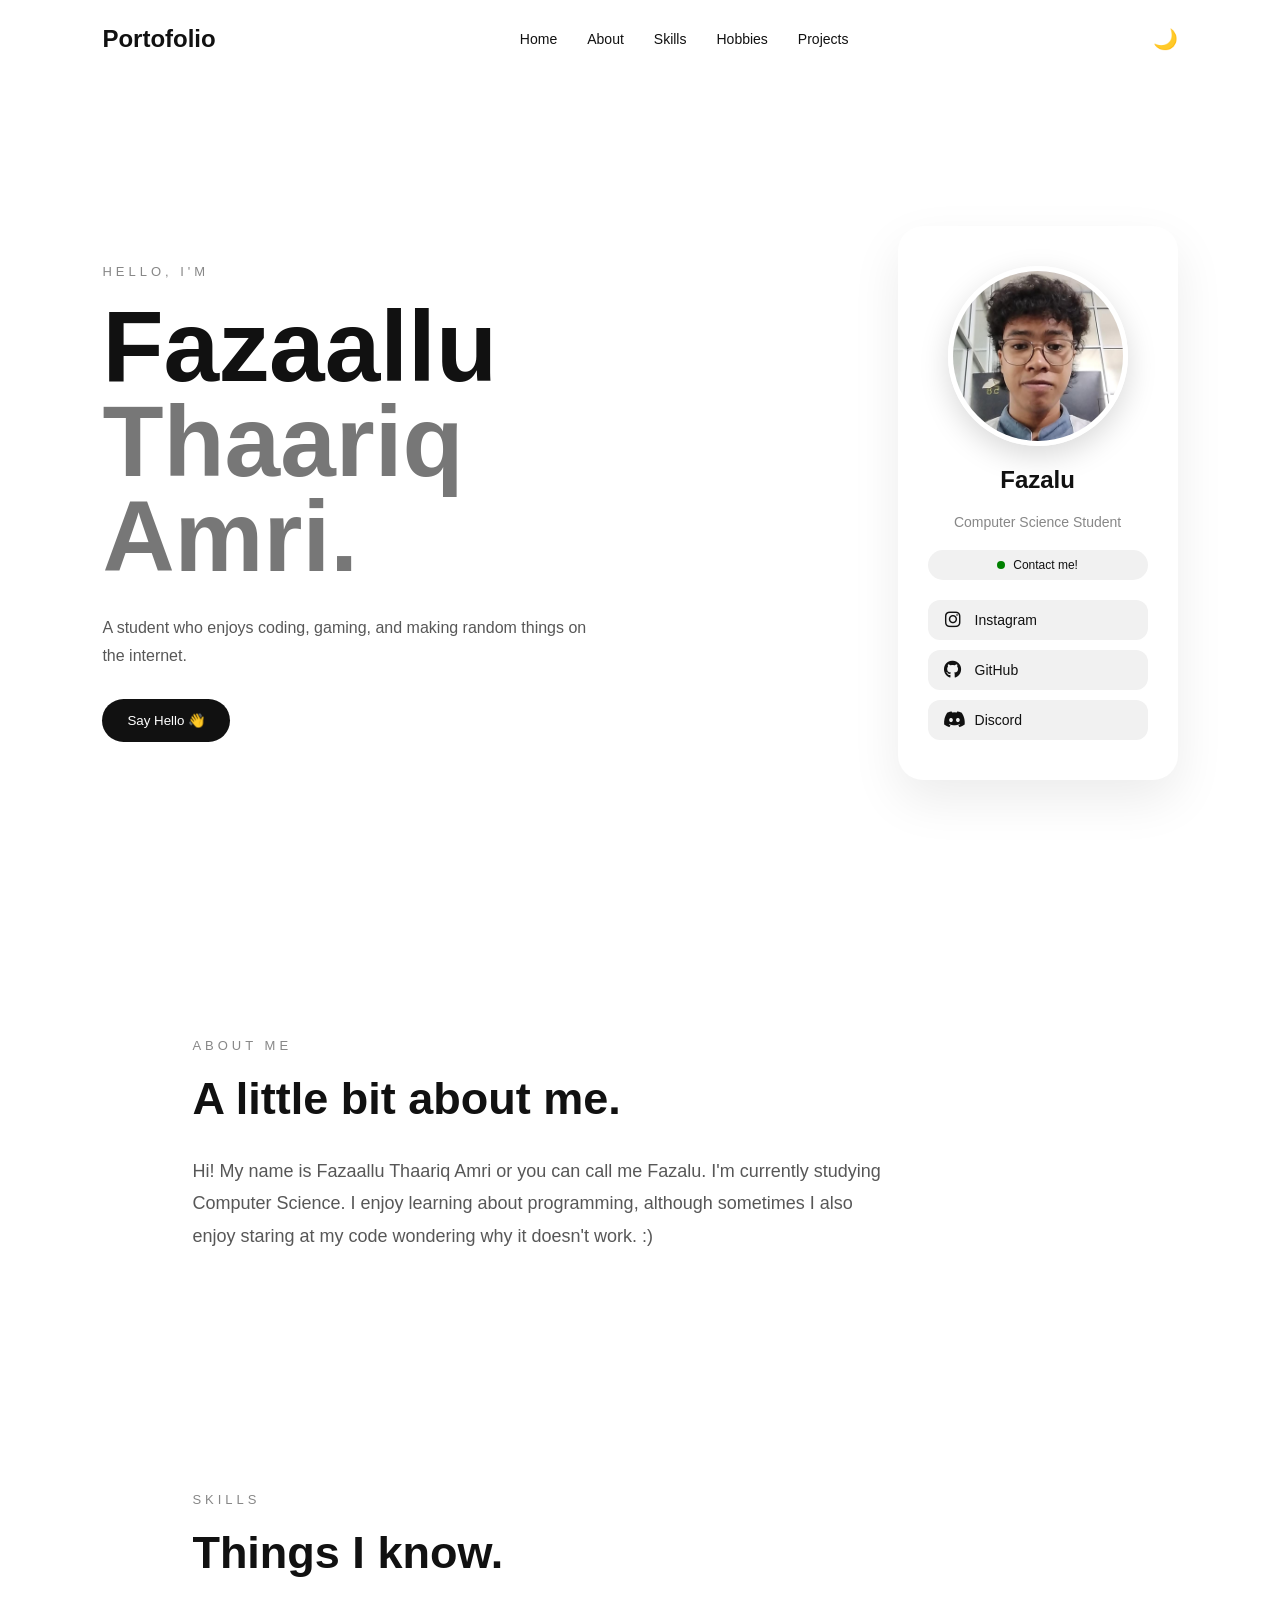
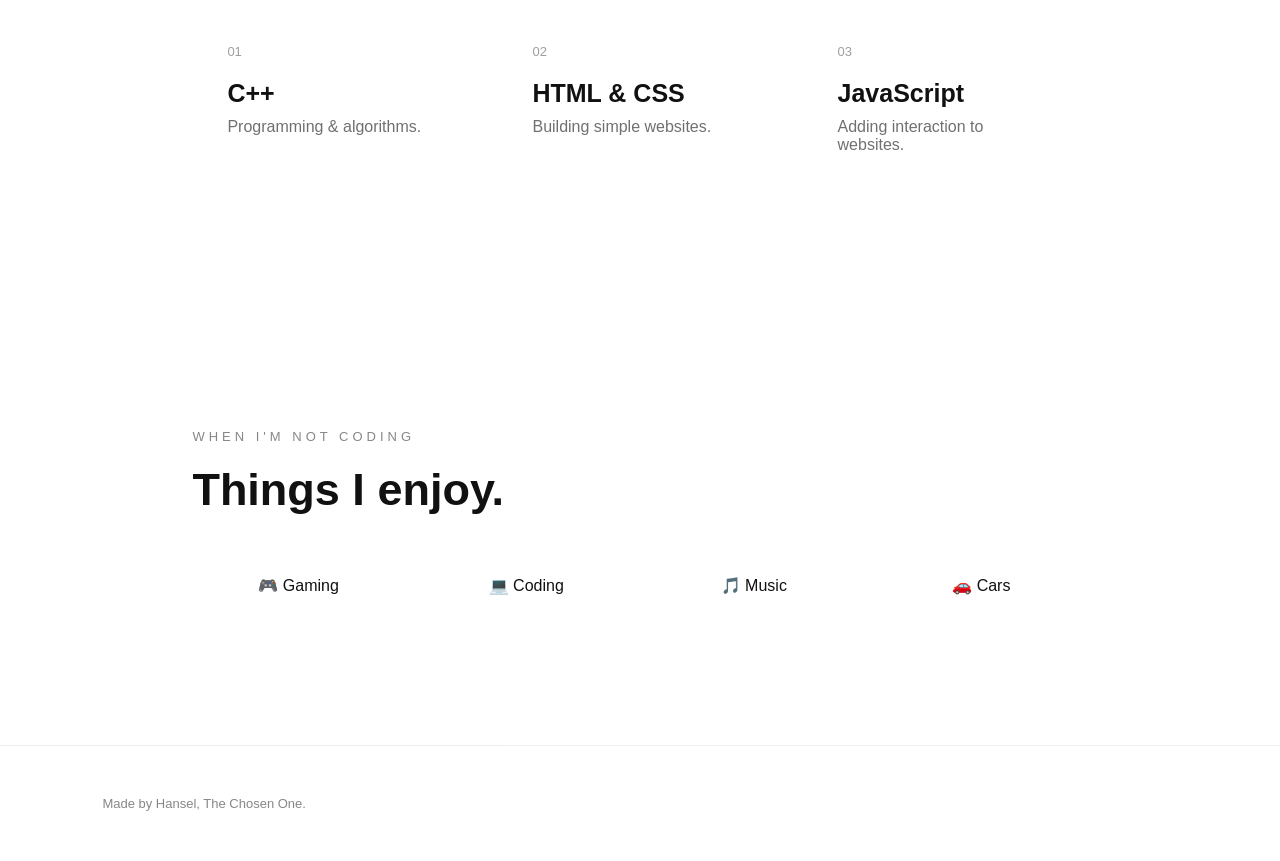
<file: index.html>
<<!DOCTYPE html>
<html lang="en">
<head>
    <meta charset="UTF-8">
    <meta name="viewport" content="width=device-width, initial-scale=1.0">
    <title>Fazalu | Personal Profile</title>

    <link rel="stylesheet" href="style.css">

    <link rel="stylesheet" href="https://cdnjs.cloudflare.com/ajax/libs/font-awesome/6.5.2/css/all.min.css">
</head>
<body>

    <nav>
        <h2>Portofolio</h2>

        <div class="nav-links">
            <a href="#home">Home</a>
            <a href="#about">About</a>
            <a href="#skills">Skills</a>
            <a href="#hobbies">Hobbies</a>
            <a href="projects.html">Projects</a>
        </div>

        <button id="themeButton">🌙</button>
    </nav>


    <section id="home" class="hero">

        <div class="hero-text">
            <p class="small-text">HELLO, I'M</p>

            <h1>Fazaallu<br>
                <span>Thaariq Amri.</span>
            </h1>

            <p>
                A student who enjoys coding, gaming,
                and making random things on the internet.
            </p>

            <button class="hello-button" onclick="sayHello()">
                Say Hello 👋
            </button>
        </div>

        <div class="profile-card">
            <div class="avatar">
                <img src = "fotoku.jpeg" alt="Foto saya" class = "profile-photo">
            </div>

            <h3>Fazalu</h3>
            <p>Computer Science Student</p>

            <div class="status">
                <span></span> Contact me!
            </div>

            <div class="social-links">
                <a href="https://instagram.com/fzluthriq" target="_blank">
                    <i class="fa-brands fa-instagram"></i>
                    <span>Instagram</span>
                </a>

                <a href="https://github.com/FazaalluThaariqAmri" target="_blank">
                    <i class="fa-brands fa-github"></i>
                    <span>GitHub</span>
                </a>

                <a href="https://discord.com/users/shouldbehansel" target="_blank">
                    <i class="fa-brands fa-discord"></i>
                    <span>Discord</span>
                </a>
            </div>

    </section>


    <section id="about" class="section">

        <p class="small-text">ABOUT ME</p>
        <h2>A little bit about me.</h2>

        <p class="description">
            Hi! My name is Fazaallu Thaariq Amri or you can call me Fazalu. I'm currently studying Computer Science.
            I enjoy learning about programming,
            although sometimes I also enjoy staring at my code
            wondering why it doesn't work. :)
        </p>

    </section>


    <section id="skills" class="section">

        <p class="small-text">SKILLS</p>
        <h2>Things I know.</h2>

        <div class="cards">

            <div class="card">
                <span>01</span>
                <h3>C++</h3>
                <p>Programming & algorithms.</p>
            </div>

            <div class="card">
                <span>02</span>
                <h3>HTML & CSS</h3>
                <p>Building simple websites.</p>
            </div>

            <div class="card">
                <span>03</span>
                <h3>JavaScript</h3>
                <p>Adding interaction to websites.</p>
            </div>

        </div>

    </section>


    <section id="hobbies" class="section">

        <p class="small-text">WHEN I'M NOT CODING</p>
        <h2>Things I enjoy.</h2>

        <div class="hobbies">

            <div>🎮 Gaming</div>
            <div>💻 Coding</div>
            <div>🎵 Music</div>
            <div>🚗 Cars</div>

        </div>

    </section>


    <footer>
        <p>Made by Hansel, The Chosen One.</p>
    </footer>


    <script src="script.js"></script>

</body>
</html>
</file>
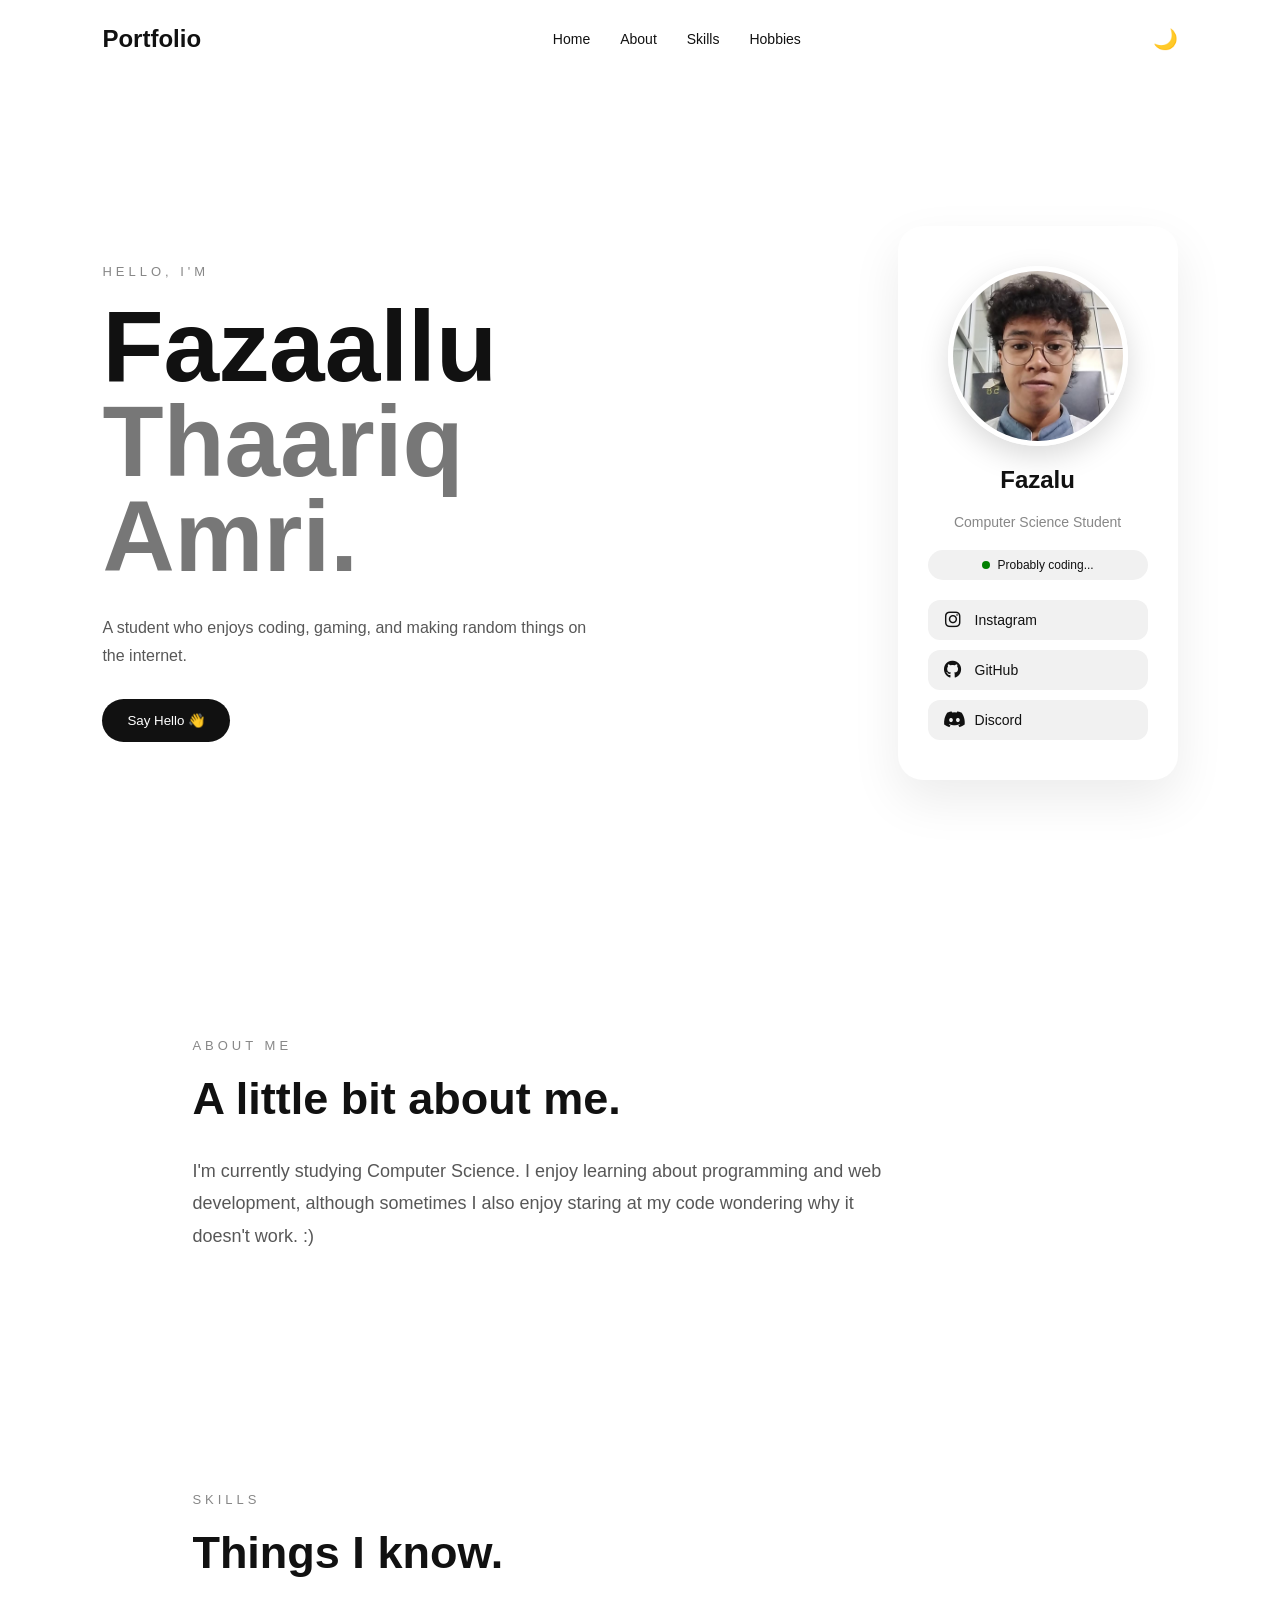
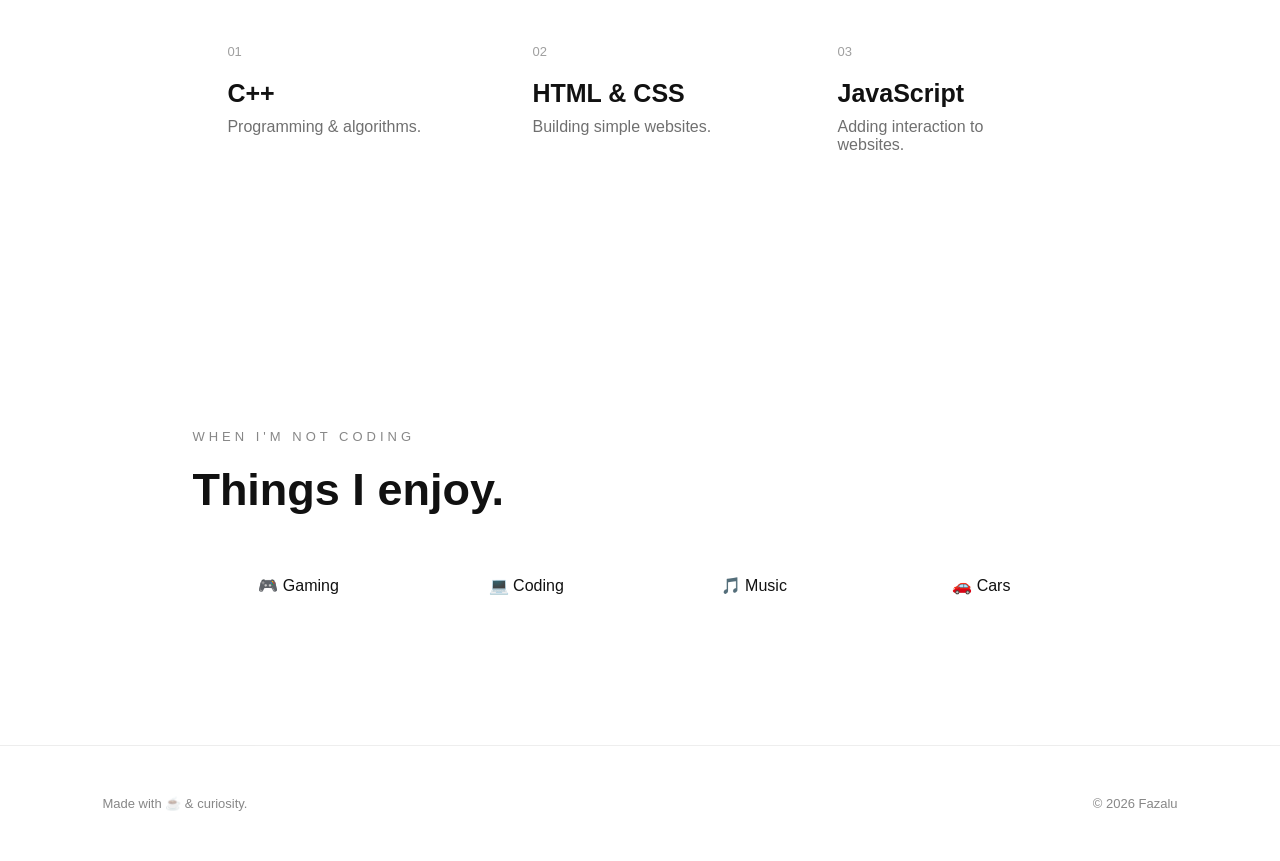
<file: kocak.html>
<<!DOCTYPE html>
<html lang="en">
<head>
    <meta charset="UTF-8">
    <meta name="viewport" content="width=device-width, initial-scale=1.0">
    <title>Fazalu | Personal Profile</title>

    <link rel="stylesheet" href="style.css">

    <link rel="stylesheet" href="https://cdnjs.cloudflare.com/ajax/libs/font-awesome/6.5.2/css/all.min.css">
</head>
<body>

    <nav>
        <h2>Portfolio</h2>

        <div class="nav-links">
            <a href="#home">Home</a>
            <a href="#about">About</a>
            <a href="#skills">Skills</a>
            <a href="#hobbies">Hobbies</a>
        </div>

        <button id="themeButton">🌙</button>
    </nav>


    <section id="home" class="hero">

        <div class="hero-text">
            <p class="small-text">HELLO, I'M</p>

            <h1>Fazaallu<br>
                <span>Thaariq Amri.</span>
            </h1>

            <p>
                A student who enjoys coding, gaming,
                and making random things on the internet.
            </p>

            <button class="hello-button" onclick="sayHello()">
                Say Hello 👋
            </button>
        </div>

        <div class="profile-card">
            <div class="avatar">
                <img src = "fotoku.jpeg" alt="Foto saya" class = "profile-photo">
            </div>

            <h3>Fazalu</h3>
            <p>Computer Science Student</p>

            <div class="status">
                <span></span> Probably coding...
            </div>

            <div class="social-links">
                <a href="https://instagram.com/fzluthriq" target="_blank">
                    <i class="fa-brands fa-instagram"></i>
                    <span>Instagram</span>
                </a>

                <a href="https://github.com/FazaalluThaariqAmri" target="_blank">
                    <i class="fa-brands fa-github"></i>
                    <span>GitHub</span>
                </a>

                <a href="https://discord.com/users/shouldbehansel" target="_blank">
                    <i class="fa-brands fa-discord"></i>
                    <span>Discord</span>
                </a>
            </div>

    </section>


    <section id="about" class="section">

        <p class="small-text">ABOUT ME</p>
        <h2>A little bit about me.</h2>

        <p class="description">
            I'm currently studying Computer Science.
            I enjoy learning about programming and web development,
            although sometimes I also enjoy staring at my code
            wondering why it doesn't work. :)
        </p>

    </section>


    <section id="skills" class="section">

        <p class="small-text">SKILLS</p>
        <h2>Things I know.</h2>

        <div class="cards">

            <div class="card">
                <span>01</span>
                <h3>C++</h3>
                <p>Programming & algorithms.</p>
            </div>

            <div class="card">
                <span>02</span>
                <h3>HTML & CSS</h3>
                <p>Building simple websites.</p>
            </div>

            <div class="card">
                <span>03</span>
                <h3>JavaScript</h3>
                <p>Adding interaction to websites.</p>
            </div>

        </div>

    </section>


    <section id="hobbies" class="section">

        <p class="small-text">WHEN I'M NOT CODING</p>
        <h2>Things I enjoy.</h2>

        <div class="hobbies">

            <div>🎮 Gaming</div>
            <div>💻 Coding</div>
            <div>🎵 Music</div>
            <div>🚗 Cars</div>

        </div>

    </section>


    <footer>
        <p>Made with ☕ & curiosity.</p>
        <p>© 2026 Fazalu</p>
    </footer>


    <script src="script.js"></script>

</body>
</html>
</file>
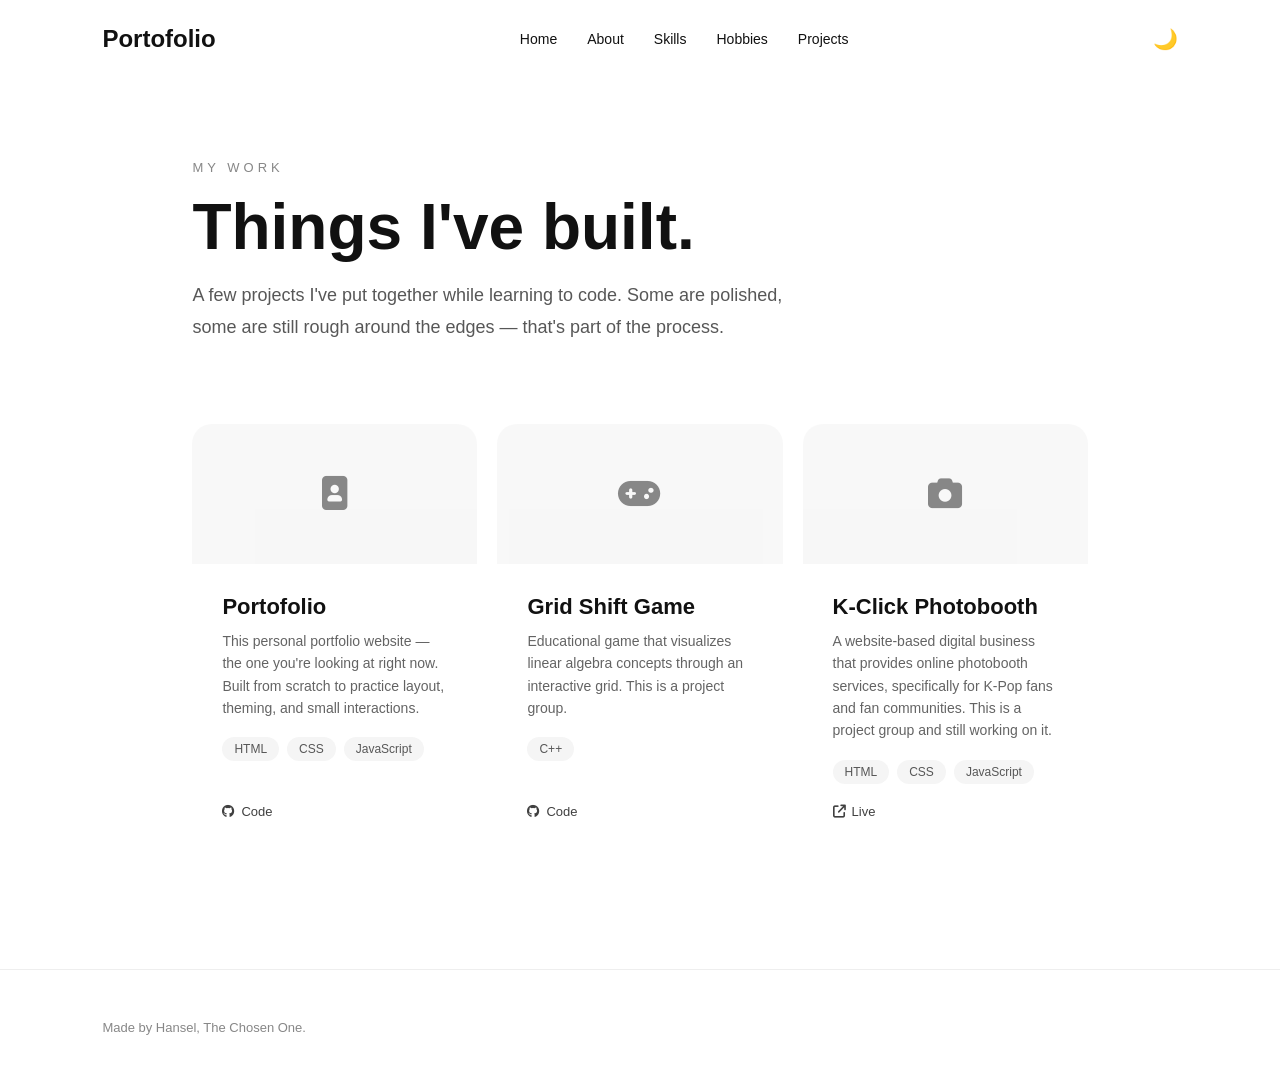
<file: projects.html>
<!DOCTYPE html>
<html lang="en">
<head>
    <meta charset="UTF-8">
    <meta name="viewport" content="width=device-width, initial-scale=1.0">
    <title>Projects | Fazalu</title>

    <link rel="stylesheet" href="style.css">

    <link rel="stylesheet" href="https://cdnjs.cloudflare.com/ajax/libs/font-awesome/6.5.2/css/all.min.css">
</head>
<body>

    <nav>
        <h2>Portofolio</h2>

        <div class="nav-links">
            <a href="index.html#home">Home</a>
            <a href="index.html#about">About</a>
            <a href="index.html#skills">Skills</a>
            <a href="index.html#hobbies">Hobbies</a>
            <a href="projects.html" class="active">Projects</a>
        </div>

        <button id="themeButton">🌙</button>
    </nav>


    <header class="projects-hero">
        <p class="small-text">MY WORK</p>
        <h1>Things I've built.</h1>
        <p class="description">
            A few projects I've put together while learning to code.
            Some are polished, some are still rough around the edges —
            that's part of the process.
        </p>
    </header>


    <section class="section projects-section">

        <div class="project-grid">

            <article class="project-card">
                <div class="project-thumb">
                    <i class="fa-solid fa-portrait"></i>
                </div>

                <div class="project-body">
                    <h3>Portofolio</h3>
                    <p>
                        This personal portfolio website — the one you're looking at right now.
                        Built from scratch to practice layout, theming, and small interactions.
                    </p>

                    <div class="tags">
                        <span>HTML</span>
                        <span>CSS</span>
                        <span>JavaScript</span>
                    </div>

                    <div class="project-links">
                        <a href="https://github.com/FazaalluThaariqAmri/Portofolio" target="_blank">
                            <i class="fa-brands fa-github"></i> Code
                        </a>
                    </div>
                </div>
            </article>

            <article class="project-card">
                <div class="project-thumb">
                    <i class="fa-solid fa-gamepad"></i>
                </div>

                <div class="project-body">
                    <h3>Grid Shift Game</h3>
                    <p>
                        Educational game that visualizes linear algebra concepts through an interactive grid.
                        This is a project group.
                    </p>

                    <div class="tags">
                        <span>C++</span>
                    </div>

                    <div class="project-links">
                        <a href="https://github.com/FazaalluThaariqAmri/Grid-Shift-Game" target="_blank">
                            <i class="fa-brands fa-github"></i> Code
                        </a>
                    </div>
                </div>
            </article>

            <article class="project-card">
                <div class="project-thumb">
                    <i class="fa-solid fa-camera"></i>
                </div>

                <div class="project-body">
                    <h3>K-Click Photobooth</h3>
                    <p>
                        A website-based digital business that provides online photobooth services, specifically for K-Pop fans and fan communities. This is a project group and still working on it.
                    </p>

                    <div class="tags">
                        <span>HTML</span>
                        <span>CSS</span>
                        <span>JavaScript</span>
                    </div>

                    <div class="project-links">
                      <!--<a href="#" target="_blank">
                            <i class="fa-brands fa-github"></i> Code-->
                        </a>
                        <a href="https://kclick.vercel.app/" target="_blank">
                            <i class="fa-solid fa-arrow-up-right-from-square"></i> Live
                        </a>
                    </div>
                </div>
            </article>

        </div>

    </section>


    <footer>
        <p>Made by Hansel, The Chosen One.</p>
    </footer>


    <script src="script.js"></script>

</body>
</html>
</file>
<file: style.css>
* {
    margin: 0;
    padding: 0;
    box-sizing: border-box;
    scroll-behavior: smooth;
}

body {
    font-family: Arial, sans-serif;
    background: #ffffff;
    color: #111;
    transition: 0.3s;
}


/* NAVBAR */

nav {
    width: 100%;
    padding: 25px 8%;

    display: flex;
    align-items: center;
    justify-content: space-between;

    position: fixed;
    top: 0;

    background: #ffffff;
    backdrop-filter: blur(10px);

    z-index: 100;
}

nav h2 {
    font-size: 24px;
}

.nav-links {
    display: flex;
    gap: 30px;
}

.nav-links a {
    color: inherit;
    text-decoration: none;
    font-size: 14px;
}

.nav-links a:hover {
    opacity: 0.5;
}

#themeButton {
    border: none;
    background: transparent;
    font-size: 20px;
    cursor: pointer;
}


/* HERO */

.hero {
    min-height: 100vh;

    padding: 150px 8% 80px;

    display: flex;
    align-items: center;
    justify-content: space-between;

    gap: 50px;
}

.hero-text {
    max-width: 600px;
}

.small-text {
    font-size: 13px;
    letter-spacing: 4px;
    opacity: 0.5;
    margin-bottom: 20px;
}

.hero h1 {
    font-size: clamp(50px, 8vw, 100px);
    line-height: 0.95;
    margin-bottom: 30px;
}

.hero h1 span {
    color: #777;
}

.hero-text > p:not(.small-text) {
    max-width: 500px;
    line-height: 1.7;
    opacity: 0.7;
}


/* BUTTON */

.hello-button {
    margin-top: 30px;

    padding: 14px 25px;

    border: none;
    border-radius: 30px;

    background: #111;
    color: white;

    cursor: pointer;

    transition: 0.3s;
}

.hello-button:hover {
    transform: translateY(-3px);
}


/* PROFILE CARD */

.profile-card {
    width: 280px;

    padding: 40px 30px;

    text-align: center;

    background: white;

    border-radius: 25px;

    box-shadow: 0 20px 50px rgba(0, 0, 0, 0.08);

    transition: 0.3s;

    display: grid;
    gap: 20px;
}

.profile-card:hover {
    transform: translateY(-10px) rotate(1deg);
}

.profile-photo {
    width: 180px;
    height: 180px;

    object-fit: cover;
    border-radius: 50%;

    border: 5px solid white;

    box-shadow: 0 10px 30px rgba(0, 0, 0, 0.15);
}

.profile-card h3 {
    font-size: 24px;
}

.profile-card > p {
    opacity: 0.5;
    font-size: 14px;
}

.status {
    padding: 8px;

    border-radius: 20px;

    background: #f1f1f1;

    font-size: 12px;

    display: flex;
    align-items: center;
    justify-content: center;
    gap: 8px;
}

.status span {
    width: 8px;
    height: 8px;

    border-radius: 50%;

    background: green;
}


/* SECTIONS */

.section {
    padding: 120px 8%;
    max-width: 1100px;
    margin: auto;
}

.section h2 {
    font-size: 45px;
    margin-bottom: 30px;
}

.description {
    max-width: 700px;

    font-size: 18px;
    line-height: 1.8;

    opacity: 0.7;
}


/* SKILLS */

.cards {
    display: grid;
    grid-template-columns: repeat(3, 1fr);
    gap: 20px;
}

.card {
    background: white;

    padding: 35px;

    border-radius: 20px;

    transition: 0.3s;
}

.card:hover {
    transform: translateY(-8px);
}

.card span {
    opacity: 0.4;
    font-size: 13px;
}

.card h3 {
    margin: 20px 0 10px;
    font-size: 25px;
}

.card p {
    opacity: 0.6;
}


/* HOBBIES */

.hobbies {
    display: grid;
    grid-template-columns: repeat(4, 1fr);
    gap: 15px;
}

.hobbies div {
    padding: 30px 20px;

    text-align: center;

    background: white;

    border-radius: 15px;

    transition: 0.3s;

    display: flex;
    align-items: center;
    justify-content: center;
}

.hobbies div:hover {
    transform: scale(1.05);
}


/* FOOTER */

footer {
    padding: 50px 8%;

    display: flex;
    justify-content: space-between;

    border-top: 1px solid #ddd;

    opacity: 0.5;
    font-size: 13px;
}


/* DARK MODE */

body.dark {
    background: #111;
    color: #eee;
}

body.dark nav {
    background: rgba(17, 17, 17, 0.8);
}

body.dark .profile-card,
body.dark .card,
body.dark .hobbies div {
    background: #1c1c1c;
}

body.dark .avatar {
    background: #1c1c1c;
}
body.dark .hello-button {
    background: #ffffff;
    color: #111;
}

body.dark .status {
    background: #292929;
}

body.dark footer {
    border-color: #333;
}


/* MOBILE */

@media (max-width: 700px) {

    .nav-links {
        display: none;
    }

    .hero {
        flex-direction: column;
        justify-content: center;
        text-align: center;
    }

    .hero-text > p:not(.small-text) {
        margin: auto;
    }

    .cards {
        grid-template-columns: 1fr;
    }

    .hobbies {
        grid-template-columns: repeat(2, 1fr);
    }

    footer {
        flex-direction: column;
        gap: 10px;
    }

}

.social-links {
    display: flex;
    flex-direction: column;
    gap: 10px;
}

.social-links a {
    display: flex;
    align-items: center;
    gap: 12px;

    padding: 11px 15px;

    border-radius: 12px;

    background: #f1f1f1;

    color: #111;

    text-decoration: none;

    font-size: 14px;

    transition: 0.3s;
}

.social-links a i {
    width: 20px;
    text-align: center;
    font-size: 18px;
}

.social-links a:hover {
    transform: translateX(5px);
    background: #ddd;
}

body.dark .social-links a {
    background: #292929;
    color: #eee;
}

body.dark .social-links a:hover {
    background: #333;
}

/* PROJECTS PAGE */

.projects-hero {
    padding: 160px 8% 40px;
    max-width: 1100px;
    margin: auto;
}

.projects-hero h1 {
    font-size: clamp(40px, 6vw, 64px);
    line-height: 1;
    margin-bottom: 20px;
}

.projects-hero .description {
    max-width: 600px;
}

.projects-section {
    padding-top: 40px;
}

.project-grid {
    display: grid;
    grid-template-columns: repeat(3, 1fr);
    gap: 20px;
}

.project-card {
    background: white;
    border-radius: 20px;
    overflow: hidden;
    transition: 0.3s;

    display: flex;
    flex-direction: column;
}

.project-card:hover {
    transform: translateY(-8px);
}

.project-thumb {
    height: 140px;

    display: flex;
    align-items: center;
    justify-content: center;

    background: #f1f1f1;
    font-size: 34px;
    opacity: 0.5;
}

.project-body {
    padding: 30px;

    display: flex;
    flex-direction: column;
    flex: 1;
}

.project-body h3 {
    font-size: 22px;
    margin-bottom: 10px;
}

.project-body p {
    opacity: 0.65;
    line-height: 1.6;
    font-size: 14px;
    margin-bottom: 18px;
}

.tags {
    display: flex;
    flex-wrap: wrap;
    gap: 8px;
    margin-bottom: 20px;
}

.tags span {
    font-size: 12px;
    padding: 5px 12px;
    border-radius: 20px;
    background: #f1f1f1;
    opacity: 0.7;
}

.project-links {
    display: flex;
    gap: 15px;

    margin-top: auto;
}

.project-links a {
    display: flex;
    align-items: center;
    gap: 6px;

    font-size: 13px;
    color: inherit;
    text-decoration: none;
    opacity: 0.8;
}

.project-links a:hover {
    opacity: 1;
    text-decoration: underline;
}

body.dark .project-card {
    background: #1c1c1c;
}

body.dark .project-thumb {
    background: #292929;
}

body.dark .tags span {
    background: #292929;
}

@media (max-width: 700px) {

    .project-grid {
        grid-template-columns: 1fr;
    }

}
</file>
